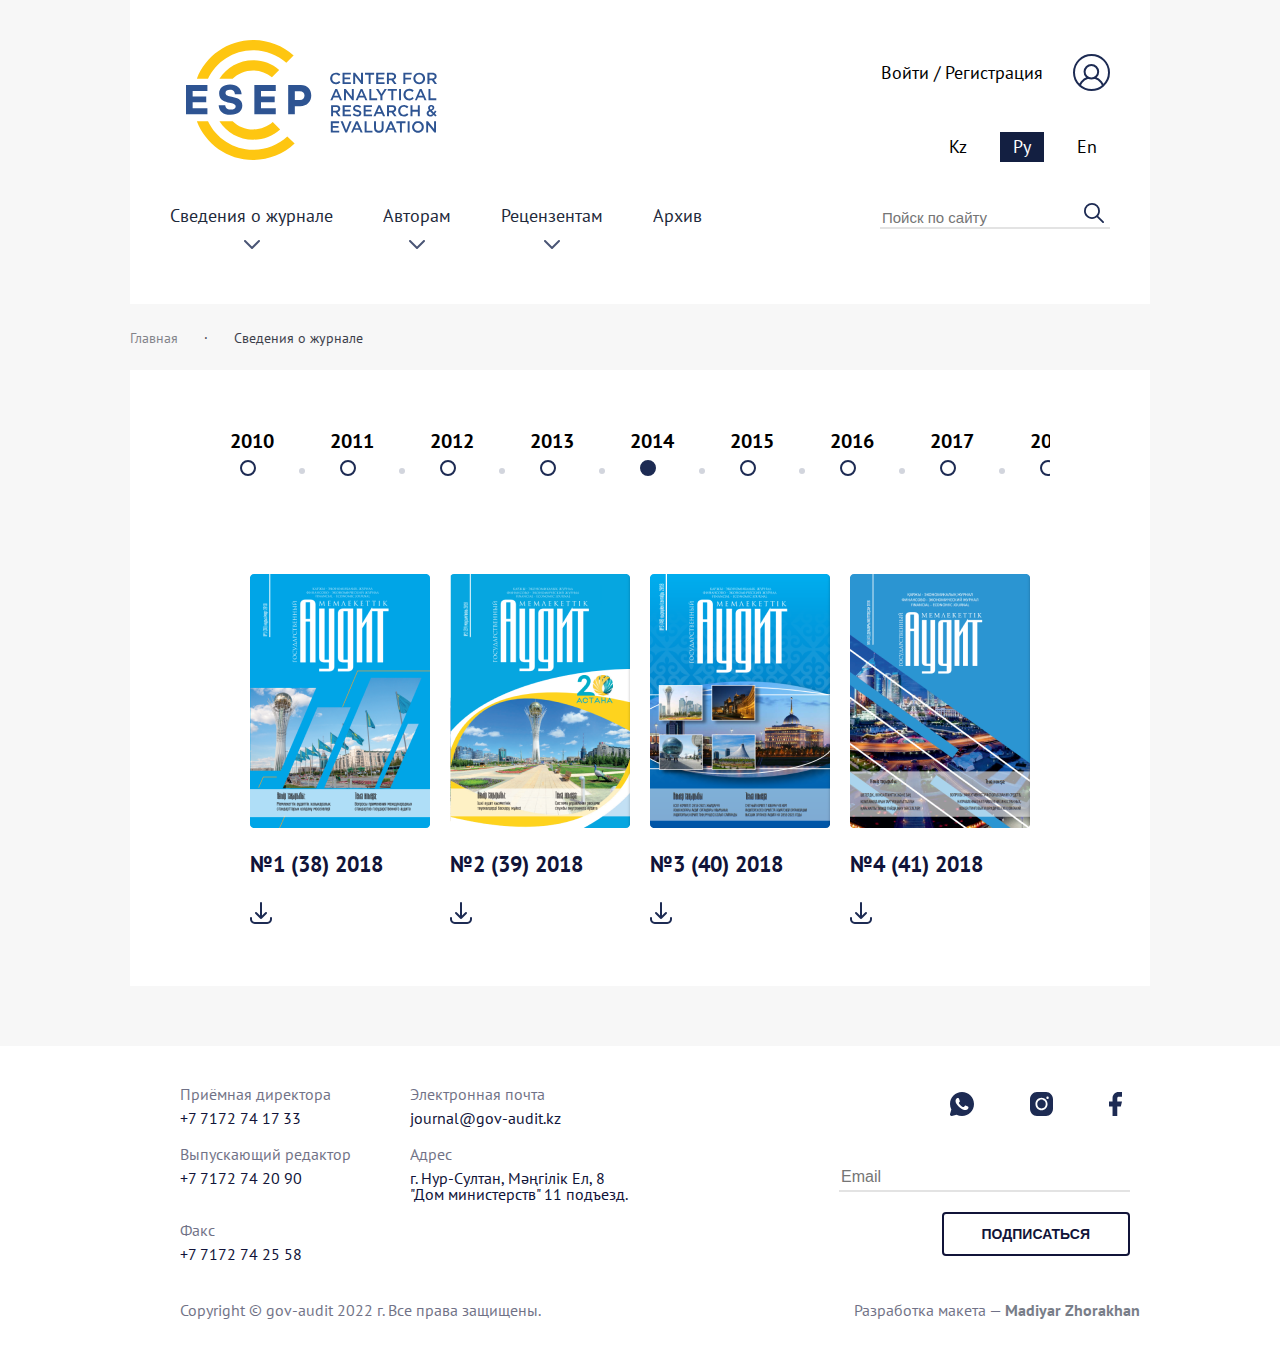
<file: archive.html>
<!DOCTYPE html>
<html lang="en">
	<head>
		<meta charset="UTF-8" />
		<meta http-equiv="X-UA-Compatible" content="IE=edge" />
		<meta name="viewport" content="width=device-width, initial-scale=1.0" />
		<title>Gos audit | layout</title>

		<link rel="stylesheet" href="./assets/css/main.min.css" />
    </head>
	<body>
		<header>
			<div class="header--top">
				<div class="container">
					<div class="logo--wrapper">
                        <a href="index.html">
							<img height="120px" src="./assets/img/Esep logo 1.svg" alt="" srcset=""/>
						</a>
					</div>
					
					<div class="navigation--wrapper">
						<div class="personal--wrapper">
							<a href="#" class="personal--login">Войти</a>
							&nbsp;/&nbsp;
							<a href="#" class="personal--registr">Регистрация</a>
						
						<img class="personal--svg" src="./assets/img/icons/user.svg" />
							
						</div>
						<div class="lang--wrapper">
							<ul class="lang--list">
								<li class="lang--item"><a href="" class="lang--link">Kz</a></li>
								<li class="lang--item active"><a href="" class="lang--link">Ру</a></li>
								<li class="lang--item"><a href="" class="lang--link">En</a></li>
							</ul>

						</div>
					</div>
					
				</div>
			</div>
			<div class="header--bottom">
				<div class="container">

                    <!-- Mobile burger menu -->

						<input id="menu-toggle" type="checkbox" />
						<label class='menu-button-container' for="menu-toggle">
							<div class='menu-button'></div>
						</label>

					<!-- end Mobile burger menu -->

					<div class="header-nav" id="myTopnav">
						<div class="dropdown">
							<a class="dropbtn" href="#">Сведения о журнале 
								<i class=""><img src="assets/img/icons/down-arrow-icon.svg" alt=""></i>
							</a>
							<div class="dropdown-content d-flex">
								<div class="left-side">
									<a href="certificate_KI.html">Свидетельство о постановке на учет</a>
									<a href="reference_AO.html">Справка АО "НЦГНТЭ"</a>
									<a href="#">Редакционная политика</a>
									<a href="publication_ethics.html">Публикационная этика</a>
									<a href="#">Редакционная коллегия</a>
									<a href="contacts.html">Контакты</a>
								</div>
							</div>
						</div> 
						<div class="dropdown">
							<a class="dropbtn" href="#">Авторам 
								<i class=""><img src="assets/img/icons/down-arrow-icon.svg" alt=""></i>
							</a>
							<div class="dropdown-content">
								<a href="guidelines.html">Руководство по оформлению статьи</a>
								<a href="#">Инструкция по подачи статьи</a>
								<a href="recall_instruction.html">Инструкция по отзыву или исправлению статей</a>
								<a href="article_layout.html">Макет статьи</a>
								<a href="#">Оплата организационного взноса</a>
							</div>
						</div>
						<div class="dropdown">
							<a class="dropbtn" href="#">Рецензентам 
								<i class=""><img src="assets/img/icons/down-arrow-icon.svg" alt=""></i>
							</a>
							<div class="dropdown-content">
								<a href="reviewing.html">Тип и порядок рецензирования</a>
								<a href="#">Инструкция для рецензентов</a>
							</div>
						</div>
						<div class="dropdown">
							<a class="dropbtn" href="archive.html">
								Архив
							</a>
						</div>
					</div>
					<div class="search--wrapper">
						<form class="search--bar" action type="get">
							<input class="search--input" type="text" placeholder="Пойск по сайту" />
							<button class="search--button" type="submit"><img class="personal--svg" src="./assets/img/icons/search.svg" /></button>
						</form>
					</div>
				</div>
			</div>
		</header>
		<div class="breadcrumb">
            <div class="container">
                <div class="breadcrumb-item">
                    <a href="index.html">Главная</a>
                </div>
                <div class="breadcrumb-item">
                    <i>&nbsp·&nbsp</i>
                    <a href="#">Сведения о журнале</a>
                </div>
                <!-- <div class="breadcrumb-item">
                    <i>&nbsp·&nbsp</i>
                    page
                </div> -->
            </div>
        </div>
        <main class="main_page">
            <div class="container">
                <section class="archive--sections">
                    <div class="archive-form-block">
                        <form action="" class="form-filter">
                            <div class="select-year">
                                <div>
                                    <input class="checked-year" type="radio" id="2010"
                                    name="year" value="2010">
                                    <label for="2010">2010</label>
                                </div>
                                <div class="circle"></div>
                                <div>
                                    <input class="checked-year" type="radio" id="2011"
                                    name="year" value="2011">
                                    <label for="2011">2011</label>
                                </div>
                                <div class="circle"></div>
                                <div>
                                    <input class="checked-year" type="radio" id="2012"
                                    name="year" value="2012">
                                    <label for="2012">2012</label>
                                </div>
                                <div class="circle"></div>
                                <div>
                                    <input class="checked-year" type="radio" id="2013"
                                    name="year" value="2013">
                                    <label for="2013">2013</label>
                                </div>
                                <div class="circle"></div>
                                <div>
                                    <input class="checked-year" type="radio" id="2014"
                                    name="year" value="2014" checked>
                                    <label for="2014">2014</label>
                                </div>
                                <div class="circle"></div>
                                <div>
                                    <input class="checked-year" type="radio" id="2015"
                                    name="year" value="2015">
                                    <label for="2015">2015</label>
                                </div>
                                <div class="circle"></div>
                                <div>
                                    <input class="checked-year" type="radio" id="2016"
                                    name="year" value="2016">
                                    <label for="2016">2016</label>
                                </div>
                                <div class="circle"></div>
                                <div>
                                    <input class="checked-year" type="radio" id="2017"
                                    name="year" value="2017">
                                    <label for="2017">2017</label>
                                </div>
                                <div class="circle"></div>
                                <div>
                                    <input class="checked-year" type="radio" id="2018"
                                    name="year" value="2018">
                                    <label for="2018">2018</label>
                                </div>
                                <div class="circle"></div>
                                <div>
                                    <input class="checked-year" type="radio" id="2019"
                                    name="year" value="2019">
                                    <label for="2019">2019</label>
                                </div>
                                <div class="circle"></div>
                                <div>
                                    <input class="checked-year" type="radio" id="2020"
                                    name="year" value="2020">
                                    <label for="2020">2020</label>
                                </div>
                                <div class="circle"></div>
                                <div>
                                    <input class="checked-year" type="radio" id="2021"
                                    name="year" value="2021">
                                    <label for="2021">2021</label>
                                </div>
                                <div class="circle"></div>
                                <div>
                                    <input class="checked-year" type="radio" id="2022"
                                    name="year" value="2022">
                                    <label for="2022">2022</label>
                                </div>
                            </div>
                        </form>
                    </div>
                    <div class="document-download-block">
                        <div class="document-item">
                            <img class="document-img" src="assets/img/archive-image-1.png" alt="">
                            <h3 class="document-name">
                                <a href="#">
                                    №1 (38) 2018
                                </a>
                            </h3>
                            <a href="#">
                                <img src="assets/img/icons/download-icon.svg" alt="">
                            </a>
                        </div>
                        <div class="document-item">
                            <img class="document-img" src="assets/img/archive-image-2.png" alt="">
                            <h3 class="document-name">
                                <a href="#">
                                    №2 (39) 2018
                                </a>
                            </h3>
                            <a href="#">
                                <img src="assets/img/icons/download-icon.svg" alt="">
                            </a>
                        </div>
                        <div class="document-item">
                            <img class="document-img" src="assets/img/archive-image-3.png" alt="">
                            <h3 class="document-name">
                                <a href="#">
                                    №3 (40) 2018
                                </a>
                            </h3>
                            <a href="#">
                                <img src="assets/img/icons/download-icon.svg" alt="">
                            </a>
                        </div>
                        <div class="document-item">
                            <img class="document-img" src="assets/img/archive-image-4.png" alt="">
                            <h3 class="document-name">
                                <a href="#">
                                    №4 (41) 2018
                                </a>
                            </h3>
                            <a href="#">
                                <img src="assets/img/icons/download-icon.svg" alt="">
                            </a>
                        </div>
                    </div>
                </section>
            </div>
        </main>

		<footer>
			<div class="container">
				<div class="footer--left">
					<div class="contact--info">
						<div class="contact--item w-50">
							<div class="title--line">Приёмная директора</div>
							<div class="link--line">
								<a href="" class="link">+7 7172 74 17 33</a>
							</div>
						</div>
						<div class="contact--item w-50">
							<div class="title--line">Электронная почта</div>
							<div class="link--line">
								<a href="" class="link">journal@gov-audit.kz</a>
							</div>
						</div>
						<div class="contact--item w-50">
							<div class="title--line">Выпускающий редактор</div>
							<div class="link--line">
								<a href="" class="link">+7 7172 74 20 90</a>
							</div>
						</div>
						<div class="contact--item w-50">
							<div class="title--line">Адрес</div>
							<div class="link--line">
								<a href="" class="link">
									г. Нур-Султан, Мәңгілік Ел, 8 "Дом министерств" 11 подъезд.
								</a>
							</div>
						</div>
						<div class="contact--item w-50">
							<div class="title--line">Факс</div>
							<div class="link--line">
								<a href="" class="link">+7 7172 74 25 58</a>
							</div>
						</div>
					</div>
				</div>
				<div class="footer--right">
					<div class="subscribe--wrapper">

						<div action="" method="get" class="subscribe--from">
							<div class="subscribe--contacts">
								<a href="#" class="subscribe--contact" type="submit"><img class="personal--svg" src="./assets/img/icons/icon-social-whatsapp.svg" /></a>
								<a href="#" class="subscribe--contact" type="submit"><img class="personal--svg" src="./assets/img/icons/icon-social-instagram.svg" /></a>
								<a href="#" class="subscribe--contact" type="submit"><img class="personal--svg" src="./assets/img/icons/icon-social-facebook.svg" /></a>
							</div>
							<form action="" class="subscribe--email">
								<input class="subscribe--input" type="text" name="email" placeholder="Email" />
								<input class="subscribe--btn" type="submit" value="Подписаться" />
							</form>
				
						</div>
					</div>
				</div>
				<div class="footer--bottom">
					<div class="site--info-c">
						Copyright © gov-audit 2022 г. Все права защищены.
					</div>
					<div class="site--info-dev">
						Разработка макета — <a href="https://github.com/MadiyarZh?tab=repositories" style="color: #1e293a;font-weight: 700;">Madiyar Zhorakhan</a>
					</div>
					 
					
				</div>
			</div>
		</footer>
	</body>
</html>
</file>
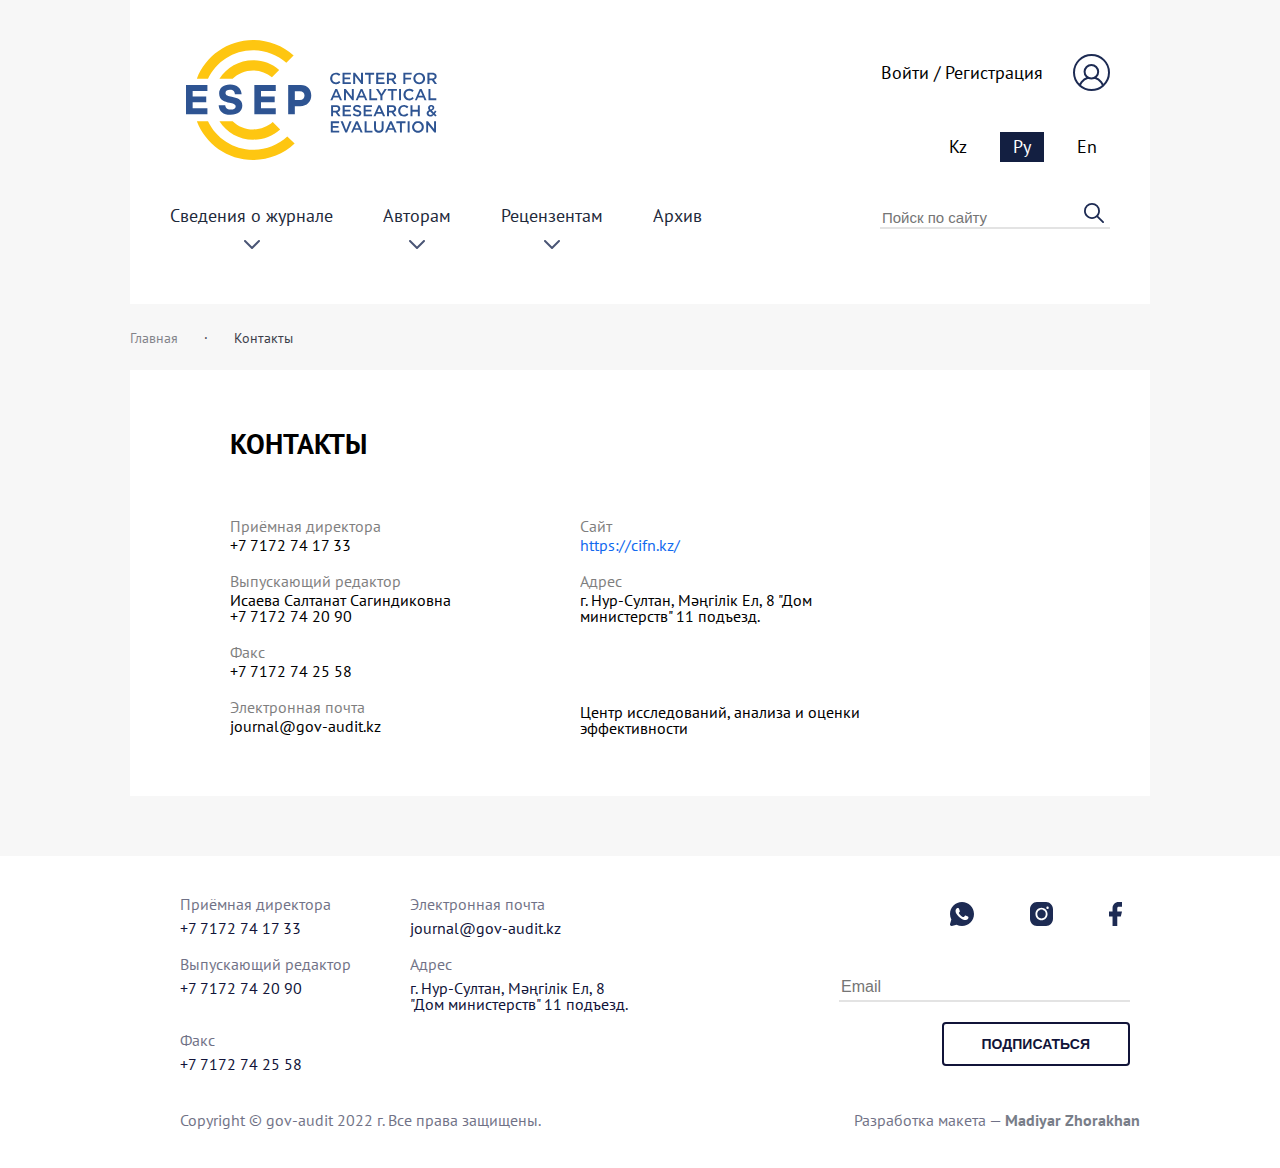
<file: contacts.html>
<!DOCTYPE html>
<html lang="en">
	<head>
		<meta charset="UTF-8" />
		<meta http-equiv="X-UA-Compatible" content="IE=edge" />
		<meta name="viewport" content="width=device-width, initial-scale=1.0" />
		<title>Gos audit | layout</title>

		<link rel="stylesheet" href="./assets/css/main.min.css" />
		
		

</head>
	<body>
		<header>
			<div class="header--top">
				<div class="container">
					<div class="logo--wrapper">
						<a href="index.html">
							<img height="120px" src="./assets/img/Esep logo 1.svg" alt="" srcset=""/>
						</a>
					</div>
					
					<div class="navigation--wrapper">
						<div class="personal--wrapper">
							<a href="#" class="personal--login">Войти</a>
							&nbsp;/&nbsp;
							<a href="#" class="personal--registr">Регистрация</a>
						
						<img class="personal--svg" src="./assets/img/icons/user.svg" />
							
						</div>
						<div class="lang--wrapper">
							<ul class="lang--list">
								<li class="lang--item"><a href="" class="lang--link">Kz</a></li>
								<li class="lang--item active"><a href="" class="lang--link">Ру</a></li>
								<li class="lang--item"><a href="" class="lang--link">En</a></li>
							</ul>

						</div>
					</div>
					
				</div>
			</div>
			<div class="header--bottom">
				<div class="container">
					<!-- Mobile burger menu -->

						<input id="menu-toggle" type="checkbox" />
						<label class='menu-button-container' for="menu-toggle">
							<div class='menu-button'></div>
						</label>

					<!-- end Mobile burger menu -->

					<div class="header-nav" id="myTopnav">
						<div class="dropdown">
							<a class="dropbtn" href="#">Сведения о журнале 
								<i class=""><img src="assets/img/icons/down-arrow-icon.svg" alt=""></i>
							</a>
							<div class="dropdown-content d-flex">
								<div class="left-side">
									<a href="certificate_KI.html">Свидетельство о постановке на учет</a>
									<a href="reference_AO.html">Справка АО "НЦГНТЭ"</a>
									<a href="#">Редакционная политика</a>
									<a href="publication_ethics.html">Публикационная этика</a>
									<a href="#">Редакционная коллегия</a>
									<a href="contacts.html">Контакты</a>
								</div>
							</div>
						</div> 
						<div class="dropdown">
							<a class="dropbtn" href="#">Авторам 
								<i class=""><img src="assets/img/icons/down-arrow-icon.svg" alt=""></i>
							</a>
							<div class="dropdown-content">
								<a href="guidelines.html">Руководство по оформлению статьи</a>
								<a href="#">Инструкция по подачи статьи</a>
								<a href="recall_instruction.html">Инструкция по отзыву или исправлению статей</a>
								<a href="article_layout.html">Макет статьи</a>
								<a href="#">Оплата организационного взноса</a>
							</div>
						</div>
						<div class="dropdown">
							<a class="dropbtn" href="#">Рецензентам 
								<i class=""><img src="assets/img/icons/down-arrow-icon.svg" alt=""></i>
							</a>
							<div class="dropdown-content">
								<a href="reviewing.html">Тип и порядок рецензирования</a>
								<a href="#">Инструкция для рецензентов</a>
							</div>
						</div>
						<div class="dropdown">
							<a class="dropbtn" href="archive.html">
								Архив
							</a>
						</div>
					</div>
					<div class="search--wrapper">
						<form class="search--bar" action type="get">
							<input class="search--input" type="text" placeholder="Пойск по сайту" />
							<button class="search--button" type="submit"><img class="personal--svg" src="./assets/img/icons/search.svg" /></button>
						</form>
					</div>
				</div>
			</div>
		</header>
		<div class="breadcrumb">
            <div class="container">
                <div class="breadcrumb-item">
                    <a href="index.html">Главная</a>
                </div>
                <div class="breadcrumb-item">
                    <i>&nbsp·&nbsp</i>
                    <a href="#">Контакты</a>
                </div>
                <!-- <div class="breadcrumb-item">
                    <i>&nbsp·&nbsp</i>
                    page
                </div> -->
            </div>
        </div>
        <main class="main_page">
            <div class="container">
                <section class="contacts--sections">
                    <div class="contacts--title">Контакты</div>
                    <div class="contacts--wrapper">
                        <div class="left-side">
                            <div class="contacts--item">
                                <div class="contacts--title--line">Приёмная директора</div>
                                <div class="contacts--link--line">
                                    <a href="" class="link">+7 7172 74 17 33</a>
                                </div>
                            </div>
                            <div class="contacts--item">
                                <div class="contacts--title--line">Выпускающий редактор</div>
                                <div class="contacts--link--line">
                                    <a href="" class="link">Исаева Салтанат Сагиндиковна</a><br>
                                    <a href="" class="link">+7 7172 74 20 90</a>
                                </div>
                            </div>
                            <div class="contacts--item">
                                <div class="contacts--title--line">Факс</div>
                                <div class="contacts--link--line">
                                    <a href="" class="link">+7 7172 74 25 58</a>
                                </div>
                            </div>
                            <div class="contacts--item">
                                <div class="contacts--title--line">Электронная почта</div>
                                <div class="contacts--link--line">
                                    <a href="" class="link">journal@gov-audit.kz</a>
                                </div>
                            </div>
                        </div>
                        <div class="right-side">
                            <div class="contacts--item">
                                <div class="contacts--title--line">Сайт</div>
                                <div class="contacts--link--line">
                                    <a href="" class="line--link">https://cifn.kz/</a>
                                </div>
                            </div>
                            <div class="contacts--item">
                                <div class="contacts--title--line">Адрес</div>
                                <div class="contacts--link--line">
                                    <a href="" class="link">г. Нур-Султан, Мәңгілік Ел, 8 "Дом министерств" 11 подъезд.</a>
                                </div>
                            </div>
                            <div class="contacts--item--last">
                                <div class="contacts--title--line">Центр исследований, анализа и оценки эффективности</div>
                            </div>
                        </div>
                    </div>
                </section>
            </div>
        </main>

		<footer>
			<div class="container">
				<div class="footer--left">
					<div class="contact--info">
						<div class="contact--item w-50">
							<div class="title--line">Приёмная директора</div>
							<div class="link--line">
								<a href="" class="link">+7 7172 74 17 33</a>
							</div>
						</div>
						<div class="contact--item w-50">
							<div class="title--line">Электронная почта</div>
							<div class="link--line">
								<a href="" class="link">journal@gov-audit.kz</a>
							</div>
						</div>
						<div class="contact--item w-50">
							<div class="title--line">Выпускающий редактор</div>
							<div class="link--line">
								<a href="" class="link">+7 7172 74 20 90</a>
							</div>
						</div>
						<div class="contact--item w-50">
							<div class="title--line">Адрес</div>
							<div class="link--line">
								<a href="" class="link">
									г. Нур-Султан, Мәңгілік Ел, 8 "Дом министерств" 11 подъезд.
								</a>
							</div>
						</div>
						<div class="contact--item w-50">
							<div class="title--line">Факс</div>
							<div class="link--line">
								<a href="" class="link">+7 7172 74 25 58</a>
							</div>
						</div>
					</div>
				</div>
				<div class="footer--right">
					<div class="subscribe--wrapper">

						<div action="" method="get" class="subscribe--from">
							<div class="subscribe--contacts">
								<a href="#" class="subscribe--contact" type="submit"><img class="personal--svg" src="./assets/img/icons/icon-social-whatsapp.svg" /></a>
								<a href="#" class="subscribe--contact" type="submit"><img class="personal--svg" src="./assets/img/icons/icon-social-instagram.svg" /></a>
								<a href="#" class="subscribe--contact" type="submit"><img class="personal--svg" src="./assets/img/icons/icon-social-facebook.svg" /></a>
							</div>
							<form action="" class="subscribe--email">
								<input class="subscribe--input" type="text" name="email" placeholder="Email" />
								<input class="subscribe--btn" type="submit" value="Подписаться" />
							</form>
				
						</div>
					</div>
				</div>
				<div class="footer--bottom">
					<div class="site--info-c">
						Copyright © gov-audit 2022 г. Все права защищены.
					</div>
					<div class="site--info-dev">
						Разработка макета — <a href="https://github.com/MadiyarZh?tab=repositories" style="color: #1e293a;font-weight: 700;">Madiyar Zhorakhan</a>
					</div>
					 
					
				</div>
			</div>
		</footer>
	</body>
</html>
</file>
<file: assets/css/main.min.css>
a,abbr,acronym,address,applet,article,aside,audio,b,big,blockquote,body,canvas,caption,center,cite,code,dd,del,details,dfn,div,dl,dt,em,embed,fieldset,figcaption,figure,footer,form,h1,h2,h3,h4,h5,h6,header,hgroup,html,i,iframe,img,ins,kbd,label,legend,li,mark,menu,nav,object,ol,output,p,pre,q,ruby,s,samp,section,small,span,strike,strong,sub,summary,sup,table,tbody,td,tfoot,th,thead,time,tr,tt,u,ul,var,video{margin:0;padding:0;border:0;font-size:100%;font:inherit;vertical-align:baseline}a{color:inherit;text-decoration:none}article,aside,details,figcaption,figure,footer,header,hgroup,menu,nav,section{display:block}body{line-height:1}ol,ul{list-style:none}blockquote,q{quotes:none}blockquote:after,blockquote:before{content:"";content:none}q:after,q:before{content:"";content:none}table{border-collapse:collapse;border-spacing:0}@font-face{font-family:"PT Sans";src:url("./../fonts/PT sans/PTSans-Regular.ttf")}@font-face{font-family:"PT Sans";src:url("./../fonts/PT sans/PTSans-Bold.ttf");font-weight:bold}header{width:100%;max-width:100%}header .header--top .container{display:-webkit-box;display:-ms-flexbox;display:flex;-webkit-box-orient:horizontal;-webkit-box-direction:normal;-ms-flex-direction:row;flex-direction:row;-ms-flex-wrap:wrap;flex-wrap:wrap;background:#fff;padding:40px 40px 0 56px}header .header--top .logo--wrapper,header .header--top .navigation--wrapper{max-width:50%;width:50%}header .header--top .logo--wrapper{display:-webkit-box;display:-ms-flexbox;display:flex;-webkit-box-pack:start;-ms-flex-pack:start;justify-content:start;-webkit-box-align:start;-ms-flex-align:start;align-items:flex-start}header .header--top .navigation--wrapper{display:-webkit-box;display:-ms-flexbox;display:flex;-webkit-box-pack:end;-ms-flex-pack:end;justify-content:end;-webkit-box-align:end;-ms-flex-align:end;align-items:flex-end;-webkit-box-orient:vertical;-webkit-box-direction:normal;-ms-flex-direction:column;flex-direction:column;gap:40px}header .header--top .personal--wrapper{width:50%;max-width:50%;font-size:18px;display:-webkit-box;display:-ms-flexbox;display:flex;-webkit-box-pack:end;-ms-flex-pack:end;justify-content:end;justify-content:flex-end;-webkit-box-align:center;-ms-flex-align:center;align-items:center;-webkit-transition:color 0.2s linear;transition:color 0.2s linear}header .header--top .personal--wrapper .personal--registr{padding-right:30px}header .header--top .personal--login:hover{color:#131f41;text-decoration:underline}header .header--top .personal--registr:hover{color:#131f41;text-decoration:underline}header .header--top .lang--wrapper{width:100%;max-width:100%;display:-webkit-box;display:-ms-flexbox;display:flex;-webkit-box-pack:end;-ms-flex-pack:end;justify-content:end}header .header--top .lang--list{display:-webkit-inline-box;display:-ms-inline-flexbox;display:inline-flex;width:100%;-webkit-box-pack:end;-ms-flex-pack:end;justify-content:end;gap:20px;font-size:18px}header .header--top .lang--item{width:-webkit-fit-content;width:-moz-fit-content;width:fit-content;max-width:-webkit-fit-content;max-width:-moz-fit-content;max-width:fit-content;color:black;-webkit-transition:color 0.2s linear;transition:color 0.2s linear}header .header--top .lang--link{padding:6px 13px}header .header--top .lang--item:hover{color:#fff;text-decoration:none}header .header--top .lang--item:hover a{background-color:#131f41}header .header--bottom .container{display:-webkit-box;display:-ms-flexbox;display:flex;-webkit-box-orient:horizontal;-webkit-box-direction:normal;-ms-flex-direction:row;flex-direction:row;-ms-flex-wrap:wrap;flex-wrap:wrap;background:#fff;padding:40px}header .header--bottom .menu--wrapper,header .header--bottom .search--wrapper{max-width:50%;width:50%}header .header--bottom .menu--wrapper{display:-webkit-box;display:-ms-flexbox;display:flex;-webkit-box-pack:start;-ms-flex-pack:start;justify-content:start;-webkit-box-align:start;-ms-flex-align:start;align-items:flex-start}header .header--bottom .menu--list{display:-webkit-inline-box;display:-ms-inline-flexbox;display:inline-flex}header .header--bottom .menu--link{display:-webkit-box;display:-ms-flexbox;display:flex;padding:8px 16px}header .header--bottom .search--wrapper{display:-webkit-box;display:-ms-flexbox;display:flex;-webkit-box-pack:end;-ms-flex-pack:end;justify-content:end;-webkit-box-align:end;-ms-flex-align:end;align-items:flex-end}header .header--bottom .container{-webkit-box-align:start;-ms-flex-align:start;align-items:flex-start;-webkit-box-pack:justify;-ms-flex-pack:justify;justify-content:space-between}header .header--bottom .container .search--wrapper{width:auto}.search--input{width:190px;border:unset;outline:none;font-size:15px}.search--button{border:unset;outline:none;background-color:#fff;-webkit-transition:background-color 0.2s linear;transition:background-color 0.2s linear}.search--button:hover{border-radius:4px;background-color:#cac7bb}.search--bar{border-bottom:2px solid #e3e3e3}footer{width:100%;max-width:100%;margin-top:60px;padding:40px;-webkit-box-sizing:border-box;box-sizing:border-box;background:#ffffff;font-size:16px;color:#111439}footer .container{display:-webkit-box;display:-ms-flexbox;display:flex;-ms-flex-wrap:wrap;flex-wrap:wrap}footer .footer--left,footer .footer--right{-webkit-box-flex:50%;-ms-flex:50%;flex:50%;max-width:50%}footer .footer--bottom{margin-top:40px;-webkit-box-flex:100%;-ms-flex:100%;flex:100%;display:-webkit-box;display:-ms-flexbox;display:flex;-webkit-box-align:center;-ms-flex-align:center;align-items:center}footer .footer--bottom .site--info-c{width:-webkit-fit-content;width:-moz-fit-content;width:fit-content;margin-right:auto;opacity:0.6;padding-left:50px}footer .footer--bottom .site--info-dev{width:-webkit-fit-content;width:-moz-fit-content;width:fit-content;margin-left:auto;opacity:0.6;padding-right:10px}footer .contact--info{display:-webkit-box;display:-ms-flexbox;display:flex;-webkit-box-orient:horizontal;-webkit-box-direction:normal;-ms-flex-direction:row;flex-direction:row;-ms-flex-wrap:wrap;flex-wrap:wrap;row-gap:20px;padding-left:50px}footer .contact--info .w-50{-webkit-box-flex:50%;-ms-flex:50%;flex:50%;max-width:50%}footer .contact--item{display:-webkit-box;display:-ms-flexbox;display:flex;-webkit-box-orient:vertical;-webkit-box-direction:normal;-ms-flex-direction:column;flex-direction:column;row-gap:8px}footer .contact--item .title--line{color:#111439;opacity:0.6}footer .subscribe--from{display:-webkit-box;display:-ms-flexbox;display:flex;-webkit-box-pack:end;-ms-flex-pack:end;justify-content:end;-webkit-box-align:end;-ms-flex-align:end;align-items:flex-end;-webkit-box-orient:vertical;-webkit-box-direction:normal;-ms-flex-direction:column;flex-direction:column;gap:40px;padding-right:20px}footer .subscribe--contacts{display:-webkit-box;display:-ms-flexbox;display:flex;gap:40px}footer .subscribe--contact{-webkit-transition:background-color 0.2s linear;transition:background-color 0.2s linear;padding:6px 8px}footer .subscribe--contact:hover{opacity:1s;border-radius:4px;background-color:#5d5486}footer .subscribe--email{display:-webkit-box;display:-ms-flexbox;display:flex;-webkit-box-orient:vertical;-webkit-box-direction:normal;-ms-flex-direction:column;flex-direction:column;gap:20px}footer .subscribe--input{font-size:16px;line-height:24px;width:287px;border:unset;outline:none;border-bottom:2px solid #e3e3e3;-webkit-transition:background-color 0.2s linear;transition:background-color 0.2s linear}footer .subscribe--btn{display:-webkit-box;display:-ms-flexbox;display:flex;-ms-flex-item-align:end;align-self:flex-end;padding:8px 38px;font-size:14px;line-height:24px;font-weight:600;text-transform:uppercase;color:#111439;background-color:#fff;border-radius:4px;border:2px solid #111439;-webkit-transition:background-color 0.2s linear;transition:background-color 0.2s linear}footer .subscribe--btn:hover{background-color:#cac7bb}.btn{padding:16px 24px;width:-webkit-fit-content;width:-moz-fit-content;width:fit-content;height:-webkit-fit-content;height:-moz-fit-content;height:fit-content;text-transform:uppercase;font-weight:bold;border-radius:4px;display:-webkit-box;display:-ms-flexbox;display:flex;-webkit-box-pack:center;-ms-flex-pack:center;justify-content:center;-webkit-box-align:center;-ms-flex-align:center;align-items:center}.btn--wrapper{width:100%;max-width:100%;height:-webkit-fit-content;height:-moz-fit-content;height:fit-content;padding:16px 0;display:-webkit-box;display:-ms-flexbox;display:flex;-webkit-box-orient:vertical;-webkit-box-direction:normal;-ms-flex-direction:column;flex-direction:column}.btn--inline{height:-webkit-fit-content;height:-moz-fit-content;height:fit-content;display:-webkit-inline-box;display:-ms-inline-flexbox;display:inline-flex;-webkit-column-gap:16px;-moz-column-gap:16px;column-gap:16px}.btn--primary{background-color:#fec611;color:#111439}.banner--wide-top{width:100%;max-width:100%;margin-top:60px;padding:60px;border-radius:8px;-webkit-box-sizing:border-box;box-sizing:border-box;background:linear-gradient(152.67deg,#2357a6 15.56%,#224780 82.04%),linear-gradient(152.67deg,#2b72b3 15.56%,#1756a2 82.04%),#2469bb;color:#fff}.banner--wide-top article .cartegory{margin-bottom:16px;font-size:16px;opacity:0.7}.banner--wide-top article .title{margin-bottom:20px;font-size:40px;font-weight:bold}@media screen and (max-width:768px){.banner--wide-top article .title{font-size:32px}}.banner--wide-top article .description{margin-bottom:24px;font-size:16px;line-height:27px;max-width:650px}.banner--wide-top .btn{font-size:18px}@media screen and (max-width:768px){.banner--wide-top .btn--inline{-webkit-box-orient:horizontal;-webkit-box-direction:normal;-ms-flex-direction:row;flex-direction:row;-ms-flex-wrap:wrap;flex-wrap:wrap;row-gap:15px}.banner--wide-top .btn--inline .btn{width:100%}}.content--complex{display:-webkit-box;display:-ms-flexbox;display:flex;-webkit-box-orient:horizontal;-webkit-box-direction:normal;-ms-flex-direction:row;flex-direction:row;-webkit-box-sizing:border-box;box-sizing:border-box;margin-top:60px}@media screen and (max-width:1020px){.content--complex{-ms-flex-wrap:wrap;flex-wrap:wrap;margin-top:30px}}.content--left,.content--right{-webkit-box-sizing:border-box;box-sizing:border-box}.content--right{margin-left:auto}@media screen and (max-width:980px){.content--right{width:100%;max-width:100%;margin-left:0;margin-top:30px}}.content--right .block--content{width:100%;max-width:100%;-webkit-box-sizing:border-box;box-sizing:border-box;background-color:#fff;border-radius:6px;padding:40px}.block--title{max-width:100%;display:-webkit-inline-box;display:-ms-inline-flexbox;display:inline-flex}@media screen and (max-width:768px){.block--title{width:100%;display:-webkit-inline-box;display:-ms-inline-flexbox;display:inline-flex}}.block--title .link,.block--title .title{display:-webkit-box;display:-ms-flexbox;display:flex;-webkit-box-align:end;-ms-flex-align:end;align-items:end}.block--title .title{width:-webkit-fit-content;width:-moz-fit-content;width:fit-content;margin-right:60px;font-size:28px;font-weight:bold}.block--title .link{font-size:16px;opacity:0.7}@media screen and (max-width:768px){.block--title .link{margin-left:auto}}.block--content{margin-top:30px;display:-webkit-box;display:-ms-flexbox;display:flex}.news--list{width:100%;max-width:100%;-webkit-box-sizing:border-box;box-sizing:border-box;display:-webkit-box;display:-ms-flexbox;display:flex;-ms-flex-wrap:wrap;flex-wrap:wrap;row-gap:30px;margin-left:-15px;margin-right:-15px}@media screen and (max-width:1020px){.news--list{width:auto;margin-left:0;margin-right:0}}@media screen and (max-width:768px){.news--list{margin-left:auto;margin-right:auto}}.news--item{-webkit-box-flex:calc(100% / 2);-ms-flex:calc(100% / 2);flex:calc(100% / 2);max-width:calc(100% / 2);-webkit-box-sizing:border-box;box-sizing:border-box}@media screen and (max-width:768px){.news--item{-webkit-box-flex:1;-ms-flex:auto;flex:auto;max-width:100%}}.news--content{border-radius:6px;overflow:hidden;background-color:#fff}.news--content--wrapper{max-width:100%;padding:0 15px;-webkit-box-sizing:border-box;box-sizing:border-box}@media screen and (max-width:768px){.news--content--wrapper{padding:0}}.news--image{max-width:100%;width:100%;height:250px}.news--image img{height:100%;width:100%;-o-object-fit:cover;object-fit:cover;-o-object-position:center center;object-position:center center}.news--info{padding:30px 30px 60px 30px}.news--info .title{font-size:24px;font-weight:bold;color:#111439}.pagination{width:100%;max-width:100%;-webkit-box-sizing:border-box;box-sizing:border-box}.pagination--news{display:-webkit-box;display:-ms-flexbox;display:flex;-webkit-box-orient:horizontal;-webkit-box-direction:normal;-ms-flex-direction:row;flex-direction:row;-webkit-box-pack:end;-ms-flex-pack:end;justify-content:flex-end;-webkit-column-gap:30px;-moz-column-gap:30px;column-gap:30px}.pagination--news .icon{display:-webkit-box;display:-ms-flexbox;display:flex;-webkit-box-pack:center;-ms-flex-pack:center;justify-content:center;-webkit-box-align:center;-ms-flex-align:center;align-items:center}.pagination .external .image--wrapper{max-width:60px;display:-webkit-box;display:-ms-flexbox;display:flex;-webkit-box-orient:horizontal;-webkit-box-direction:normal;-ms-flex-direction:row;flex-direction:row;-ms-flex-wrap:wrap;flex-wrap:wrap;row-gap:11px;-webkit-column-gap:11px;-moz-column-gap:11px;column-gap:11px}.pagination .external .image--wrapper .icon{width:16px;height:16px;background-color:#1d2b53;border-radius:50px;opacity:0.2}.pagination .external .image--wrapper .icon.active,.pagination .external .image--wrapper .icon:hover{background-color:#1d2b53;opacity:0.6}.link--list{max-width:100%;padding:40px;-webkit-box-sizing:border-box;box-sizing:border-box;display:-webkit-box;display:-ms-flexbox;display:flex;-webkit-box-orient:vertical;-webkit-box-direction:normal;-ms-flex-direction:column;flex-direction:column;row-gap:30px}@media screen and (max-width:980px){.link--list{-webkit-box-orient:horizontal;-webkit-box-direction:normal;-ms-flex-direction:row;flex-direction:row;-webkit-box-align:center;-ms-flex-align:center;align-items:center;-ms-flex-wrap:wrap;flex-wrap:wrap;-webkit-box-pack:justify;-ms-flex-pack:justify;justify-content:space-between;row-gap:30px;-webkit-column-gap:30px;-moz-column-gap:30px;column-gap:30px}}.link--item{width:100%;max-width:100%;max-height:160px;display:-webkit-box;display:-ms-flexbox;display:flex}.link--item .image--link{margin:0 auto}.link--item .image--link img{max-width:160px;max-height:100px}.main--sections{width:1440px;max-width:1440px;margin:0 auto;-webkit-box-sizing:border-box;box-sizing:border-box}.sections{width:100%;max-width:100%;padding:40px 0px 40px 0px;border-radius:8px;-webkit-box-sizing:border-box;box-sizing:border-box;font-size:16px}.sections .sections--main{opacity:0.5}.main_page{width:1440px;margin:0 auto;-webkit-box-sizing:border-box;box-sizing:border-box;background:#fff;padding:60px 100px}.main_page .contacts--title{font-size:28px;text-transform:uppercase;font-weight:bold;padding-bottom:60px}.main_page .contacts--wrapper{display:-webkit-box;display:-ms-flexbox;display:flex;-webkit-box-orient:horizontal;-webkit-box-direction:normal;-ms-flex-direction:row;flex-direction:row;gap:70px}.main_page .contacts--wrapper .left-side,.main_page .contacts--wrapper .right-side{display:-webkit-box;display:-ms-flexbox;display:flex;-webkit-box-orient:vertical;-webkit-box-direction:normal;-ms-flex-direction:column;flex-direction:column;gap:20px;width:280px}.main_page .contacts--wrapper .left-side .contacts--item,.main_page .contacts--wrapper .right-side .contacts--item{font-size:16px}.main_page .contacts--wrapper .left-side .contacts--item .contacts--title--line,.main_page .contacts--wrapper .right-side .contacts--item .contacts--title--line{padding-bottom:3px;opacity:0.5}.main_page .contacts--wrapper .left-side .contacts--item .line--link,.main_page .contacts--wrapper .right-side .contacts--item .line--link{color:#126AEF}.main_page .contacts--wrapper .left-side .contacts--item--last,.main_page .contacts--wrapper .right-side .contacts--item--last{padding-top:60px}.main_page{width:1920px;max-width:100%;margin:0 auto;-webkit-box-sizing:border-box;box-sizing:border-box}@media screen and (max-width:1920px){.main_page{width:1440px}}@media screen and (max-width:1440px){.main_page{width:1020px}}@media screen and (max-width:1020px){.main_page{width:980px}}@media screen and (max-width:980px){.main_page{width:768px}}@media screen and (max-width:768px){.main_page{width:480px}}@media screen and (max-width:480px){.main_page{width:100%;max-width:100%;padding:0 20px}}header .header--top .lang--item a{display:block}header .header--top .lang--item.active{color:#fff}header .header--top .lang--item.active a{background-color:#131f41}.breadcrumb{margin:25px 0px;display:-webkit-box;display:-ms-flexbox;display:flex;-ms-flex-wrap:wrap;flex-wrap:wrap;padding:0 0;list-style:none}.breadcrumb .container .breadcrumb-item{font-weight:normal;font-size:14px;line-height:10px;display:inline-block;color:#0D0F1D;opacity:0.5}.breadcrumb .container .breadcrumb-item a{color:#0D0F1D;text-decoration:none}.breadcrumb .container .breadcrumb-item i{color:#0D0F1D;margin:0 18px}.breadcrumb .container .breadcrumb-item:last-child{opacity:0.8}.breadcrumb .container .breadcrumb-item+.breadcrumb-item{padding-left:0px}.breadcrumb .breadcrumb-item+.breadcrumb-item:before{content:none}.header-nav{overflow:hidden;background:transparent;display:-webkit-box;display:-ms-flexbox;display:flex;gap:50px}.header-nav a{float:left;display:block;color:#1E293A;text-align:center;text-decoration:none;font-size:17px}.header-nav .icon{display:none}.header-nav .dropdown{float:left;overflow:hidden;position:initial}.header-nav .dropdown:first-child{margin-left:0px}.header-nav .dropdown .dropbtn{font-weight:normal;font-size:18px;line-height:27px;border:none;outline:none;color:#1E293A;background-color:inherit;font-family:inherit;margin:0;display:-webkit-box;display:-ms-flexbox;display:flex;-webkit-box-orient:vertical;-webkit-box-direction:normal;-ms-flex-direction:column;flex-direction:column;-webkit-box-align:center;-ms-flex-align:center;align-items:center;position:relative}.header-nav .dropdown .dropbtn i{margin-bottom:8px}.header-nav .dropdown .dropbtn i img{-webkit-transition:0.2s;transition:0.2s}.header-nav .dropdown .dropbtn:after{content:"";position:absolute;left:auto;right:auto;bottom:0;width:0;height:4px;border-radius:4px;background-color:#5178B4;-webkit-transition:0.2s;transition:0.2s}.header-nav .dropdown .dropbtn:hover:after{width:100%;-webkit-transition:0.2s;transition:0.2s}.header-nav .dropdown a:last-child{padding-bottom:35px}.header-nav .dropdown:hover .dropbtn{color:#5178B4}.header-nav .dropdown:hover .dropbtn a{color:#5178B4}.header-nav .dropdown:hover .dropbtn i img{-webkit-transform:rotate(180deg);transform:rotate(180deg);-webkit-transition:0.2s;transition:0.2s}.header-nav .dropdown:hover .dropdown-content{opacity:1!important;visibility:visible!important;display:block}.header-nav .dropdown .dropdown-content{display:block;position:absolute;background:#fff;border-radius:4px;min-width:160px;padding:16px 0px;z-index:1;opacity:0;visibility:hidden;-webkit-transition:opacity 0.2s ease-in-out,visibility 0.2s ease-in-out;transition:opacity 0.2s ease-in-out,visibility 0.2s ease-in-out;-webkit-transition-delay:0.2s;transition-delay:0.2s;max-width:914px;gap:40px;margin-top:63px}.header-nav .dropdown .dropdown-content a{max-width:380px;float:none;color:#1E293A;font-style:normal;font-weight:normal;font-size:18px;line-height:27px;padding:10px 40px;text-decoration:none;display:block;text-align:left}.header-nav .dropdown .dropdown-content a:hover{text-decoration:underline}.menu-button-container{display:none;height:100%;width:30px;cursor:pointer;-webkit-box-orient:vertical;-webkit-box-direction:normal;-ms-flex-direction:column;flex-direction:column;-webkit-box-pack:center;-ms-flex-pack:center;justify-content:center;-webkit-box-align:center;-ms-flex-align:center;align-items:center}#menu-toggle{display:none}.menu-button{top:56px}.menu-button,.menu-button:after,.menu-button:before{display:block;background-color:#000;position:absolute;height:4px;width:30px;-webkit-transition:-webkit-transform 400ms cubic-bezier(0.23,1,0.32,1);transition:-webkit-transform 400ms cubic-bezier(0.23,1,0.32,1);transition:transform 400ms cubic-bezier(0.23,1,0.32,1);transition:transform 400ms cubic-bezier(0.23,1,0.32,1),-webkit-transform 400ms cubic-bezier(0.23,1,0.32,1);border-radius:2px}.menu-button:before{content:"";margin-top:-8px}.menu-button:after{content:"";margin-top:8px}#menu-toggle:checked+.menu-button-container .menu-button:before{margin-top:0px;-webkit-transform:rotate(405deg);transform:rotate(405deg)}#menu-toggle:checked+.menu-button-container .menu-button{background:rgba(255,255,255,0)}#menu-toggle:checked+.menu-button-container .menu-button:after{margin-top:0px;-webkit-transform:rotate(-405deg);transform:rotate(-405deg)}.archive-form-block{border-radius:4px;margin-bottom:60px}.archive-form-block form.form-filter .select-year{display:-webkit-box;display:-ms-flexbox;display:flex;-webkit-box-align:end;-ms-flex-align:end;align-items:end;overflow-x:scroll;overflow-y:hidden;padding-bottom:40px}.archive-form-block form.form-filter .select-year label{font-style:normal;font-weight:bold;font-size:18px;line-height:23px}.archive-form-block form.form-filter .select-year::-webkit-scrollbar{height:4px;cursor:pointer}.archive-form-block form.form-filter .select-year::-webkit-scrollbar-track{-webkit-box-shadow:inset 0 0 5px #E8EAEE;box-shadow:inset 0 0 5px #E8EAEE;border-radius:20px}.archive-form-block form.form-filter .select-year::-webkit-scrollbar-thumb{background:#ABB1C0;border-radius:20px;opacity:0.3;cursor:pointer}.archive-form-block form.form-filter .select-year::-webkit-scrollbar-thumb:hover{background:#6175a7;opacity:0.3}.archive-form-block form.form-filter .select-year div{margin:0 25px}.archive-form-block form.form-filter .select-year div:first-child{margin-left:0px}.archive-form-block form.form-filter .select-year div:last-child{margin-right:0px}.archive-form-block form.form-filter .select-year div input[type=radio]{display:none}.archive-form-block form.form-filter .select-year div label{font-weight:bold;font-size:20px;padding-bottom:21px;cursor:pointer;display:inline-block;-webkit-user-select:none;-moz-user-select:none;-ms-user-select:none;user-select:none;position:relative}.archive-form-block form.form-filter .select-year div label:after{content:"";display:inline-block;width:16px;height:16px;position:absolute;left:10px;bottom:1px;top:30px;border:2px solid #1D2B53;-webkit-box-sizing:border-box;box-sizing:border-box;border-radius:25px}.archive-form-block form.form-filter .select-year div label:hover{opacity:0.8}.archive-form-block form.form-filter .select-year div input[type=radio]:checked+label{opacity:1}.archive-form-block form.form-filter .select-year div input[type=radio]:checked+label:after{background:#1D2B53}.archive-form-block form.form-filter .select-year .circle{background:#D2D5DD;border-radius:25px;padding:3px;margin:0px}.document-download-block{display:-webkit-box;display:-ms-flexbox;display:flex;-webkit-box-align:center;-ms-flex-align:center;align-items:center;-webkit-box-pack:center;-ms-flex-pack:center;justify-content:center;gap:20px}.document-download-block .document-item .document-img{width:100%;height:auto}.document-download-block .document-item .document-name{font-style:normal;font-weight:bold;font-size:22px;line-height:28px;text-transform:uppercase;color:#111439;margin:20px 0px 24px}.document-download-block .document-item a{text-decoration:none;color:#111439}.document-download-block .document-item a:hover{color:#126AEF}@media (max-width:992px){header .header--bottom .container .header-nav{gap:30px}header .header--bottom .container .search--wrapper{max-width:170px}header .header--bottom .container .search--wrapper .search--bar{padding-bottom:10px;display:-webkit-box;display:-ms-flexbox;display:flex;-webkit-box-align:center;-ms-flex-align:center;align-items:center}header .header--bottom .container .search--wrapper .search--bar .search--input{width:125px}.breadcrumb{padding:0px 40px}.document-download-block{-ms-flex-wrap:wrap;flex-wrap:wrap;gap:40px}footer .container{-webkit-box-pack:justify;-ms-flex-pack:justify;justify-content:space-between}footer .container .footer--left{max-width:65%}footer .container .footer--left .contact--info{padding-left:0px}footer .container .footer--right{max-width:30%}footer .container .footer--right .subscribe--from{padding-right:0px}footer .container .footer--right .subscribe--from .subscribe--input{width:100%}}@media (max-width:768px){.breadcrumb{padding:0px 20px}.breadcrumb .container .breadcrumb-item i{margin:0 5px}header .header--top .container{-webkit-box-orient:vertical;-webkit-box-direction:normal;-ms-flex-direction:column;flex-direction:column;-webkit-box-align:center;-ms-flex-align:center;align-items:center;padding:40px 20px 0 20px;gap:25px}header .header--top .container .logo--wrapper{-webkit-box-pack:center;-ms-flex-pack:center;justify-content:center}header .header--top .container .navigation--wrapper{gap:25px}header .header--top .container .logo--wrapper,header .header--top .container .navigation--wrapper,header .header--top .container .personal--wrapper{max-width:100%;width:100%}header .header--top .container .personal--wrapper{-webkit-box-align:center;-ms-flex-align:center;align-items:center;-webkit-box-pack:center;-ms-flex-pack:center;justify-content:center}header .header--top .container .lang--list{-webkit-box-pack:center;-ms-flex-pack:center;justify-content:center}header .header--bottom .container{position:relative}header .header--bottom .container .header-nav{margin-top:48px;-webkit-box-orient:vertical;-webkit-box-direction:normal;-ms-flex-direction:column;flex-direction:column;width:100%;height:0;-webkit-transition:400ms;transition:400ms}header .header--bottom .container .header-nav .dropdown{overflow:visible}header .header--bottom .container .header-nav .dropdown .dropbtn{-webkit-box-orient:horizontal;-webkit-box-direction:normal;-ms-flex-direction:row;flex-direction:row;-webkit-box-pack:justify;-ms-flex-pack:justify;justify-content:space-between;width:calc(100% - 30px);position:relative;max-width:100%;padding:0px 15px}header .header--bottom .container .header-nav .dropdown .dropbtn i img{-webkit-transform:rotate(-90deg);transform:rotate(-90deg)}header .header--bottom .container .header-nav .dropdown .dropbtn:hover:after{width:calc(100% - 30px)}header .header--bottom .container .header-nav .dropdown .dropdown-content{margin-top:40px}header .header--bottom .container .header-nav .dropdown:hover{overflow:visible}header .header--bottom .container .header-nav .dropdown:hover i img{-webkit-transform:rotate(0deg);transform:rotate(0deg);-webkit-transition:0.2s;transition:0.2s}header .header--bottom .container .header-nav .dropdown:hover .dropdown-content{position:relative}header .header--bottom .container .search--wrapper{position:absolute;right:40px;max-width:180px}header .header--bottom .container .search--wrapper .search--bar .search--input{width:140px}header .header--bottom .container .menu-button-container{display:-webkit-box;display:-ms-flexbox;display:flex}header .header--bottom .container .menu{position:absolute;top:0;margin-top:50px;left:0;-webkit-box-orient:vertical;-webkit-box-direction:normal;-ms-flex-direction:column;flex-direction:column;width:100%;-webkit-box-pack:center;-ms-flex-pack:center;justify-content:center;-webkit-box-align:center;-ms-flex-align:center;align-items:center}header .header--bottom .container #menu-toggle:checked~.header-nav{overflow:scroll;height:250px;padding:20px 0px;-webkit-transition:height 400ms cubic-bezier(0.23,1,0.32,1);transition:height 400ms cubic-bezier(0.23,1,0.32,1)}.main_page{padding:40px 20px}.archive-form-block form.form-filter .select-year div label{font-size:14px}footer{padding:40px 20px}footer .container{-webkit-box-orient:vertical;-webkit-box-direction:normal;-ms-flex-direction:column;flex-direction:column;gap:40px}footer .container .footer--left{max-width:100%}footer .container .footer--left .contact--info{-webkit-box-orient:vertical;-webkit-box-direction:normal;-ms-flex-direction:column;flex-direction:column;-webkit-box-align:center;-ms-flex-align:center;align-items:center;row-gap:40px}footer .container .footer--left .contact--info .w-50{max-width:100%;-webkit-box-align:center;-ms-flex-align:center;align-items:center}footer .container .footer--left .contact--info .w-50 .link--line{text-align:center}footer .container .footer--right{max-width:100%}footer .container .footer--right .subscribe--from{-webkit-box-align:center;-ms-flex-align:center;align-items:center}footer .container .footer--bottom{margin-top:10px;-webkit-box-orient:vertical;-webkit-box-direction:reverse;-ms-flex-direction:column-reverse;flex-direction:column-reverse;gap:20px}footer .container .footer--bottom .site--info-,footer .container .footer--bottom .site--info-dev{padding-left:0px;padding-right:0px;text-align:center;margin-right:auto;margin-left:auto}}.publication{display:-webkit-box;display:-ms-flexbox;display:flex;-webkit-box-orient:vertical;-webkit-box-direction:normal;-ms-flex-direction:column;flex-direction:column}.publication--title{padding:60px 300px 60px 100px;font-size:28px;margin:60px 0px;font-weight:bold}.publication--item{display:-webkit-box;display:-ms-flexbox;display:flex;-webkit-box-orient:vertical;-webkit-box-direction:normal;-ms-flex-direction:column;flex-direction:column;padding:54px 100px;border:unset;outline:none;-webkit-transition:background-color 0.2s linear;transition:background-color 0.2s linear}.publication--link{width:773px;border:unset;border-bottom:3px solid #e3e3e3;cursor:pointer;padding:3px;font-weight:bold;font-size:18px;line-height:23px}.publication--link .add-outline{padding-left:760px}.publication--link .remove-outline{padding-left:760px;display:none}.publication--answer{width:773px;max-height:0;overflow:hidden;position:relative;-webkit-transition:max-height 750ms;transition:max-height 750ms}.publication--answer p{font-size:18px;padding:10px 0px}.publication--answer ul{list-style:disc!important;padding-left:20px}.publication--answer ul li{list-style:disc;margin:10px 0px}.publication--answer strong{font:revert!important;font-weight:bold!important}.publication .publication--item.active .publication--answer{max-height:100rem}.publication .publication--item.active .publication--link .add-outline{display:none}.publication .publication--item.active .publication--link .remove-outline{display:block}.reference--title{padding:0px 300px 40px 100px;font-size:28px;margin:60px 0px;font-weight:bold}.reference--item{padding:0px 700px 60px 100px}.certificate--title{padding:0px 300px 40px 100px;font-size:28px;margin:60px 0px;font-weight:bold}.certificate--item{padding:0px 700px 60px 100px}.guidelines{padding:0px 300px 0px 100px}.guidelines ul{list-style:disc!important;padding-left:20px}.guidelines ul li{list-style:disc;margin:10px 0px}.guidelines strong{font:revert!important;font-weight:bold!important}.article_layout{padding:0px 941px 0px 110px;display:-webkit-box;display:-ms-flexbox;display:flex;-webkit-box-orient:vertical;-webkit-box-direction:normal;-ms-flex-direction:column;flex-direction:column}.article_layout a{padding-bottom:31px;font-weight:bold}.article_layout .article_layout--img{padding-left:15px}body,html{font-family:"PT Sans";background:#f7f7f7}.container,main{width:1920px;max-width:100%;margin:0 auto;-webkit-box-sizing:border-box;box-sizing:border-box}@media screen and (max-width:1920px){.container,main{width:1640px}}@media screen and (max-width:1440px){.container,main{width:1020px}}@media screen and (max-width:1020px){.container,main{width:980px}}@media screen and (max-width:980px){.container,main{width:768px}}@media screen and (max-width:768px){.container,main{width:480px}}@media screen and (max-width:480px){.container,main{width:100%;max-width:100%;padding:0 20px}}
</file>
